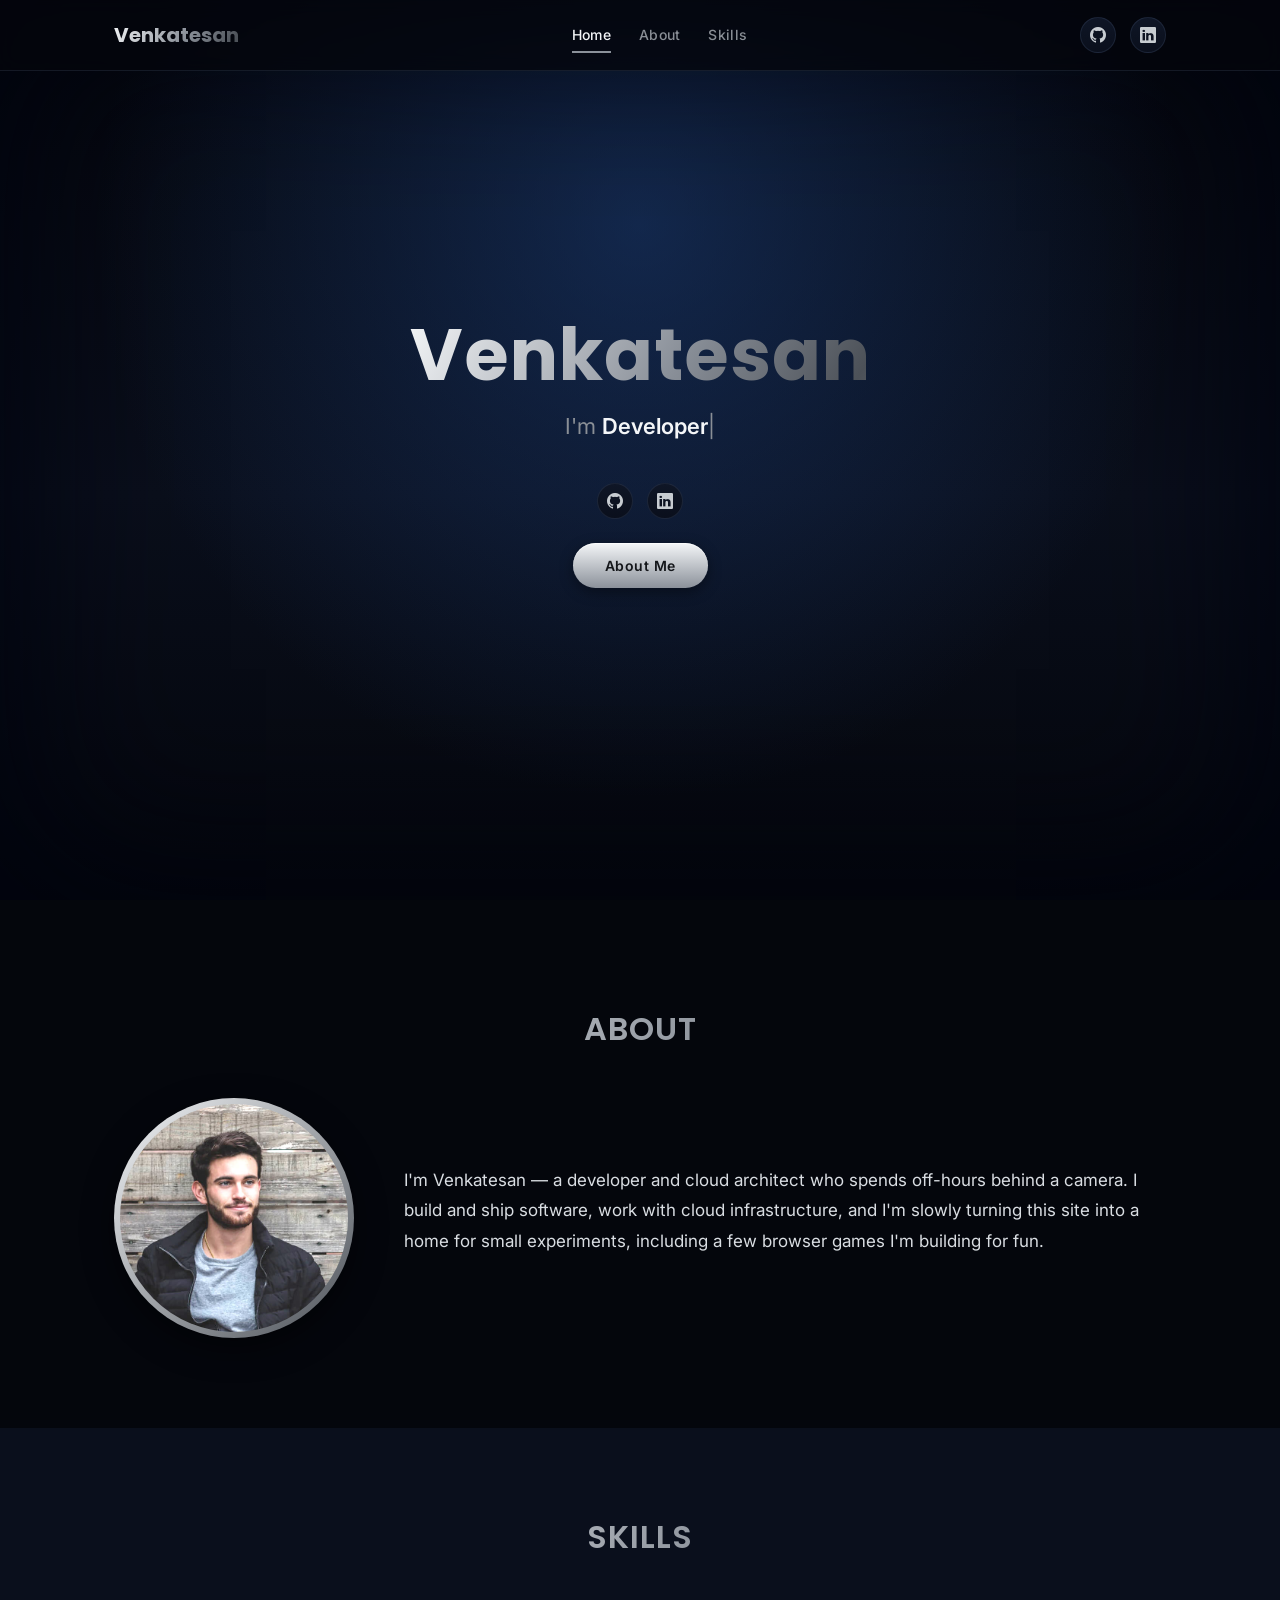
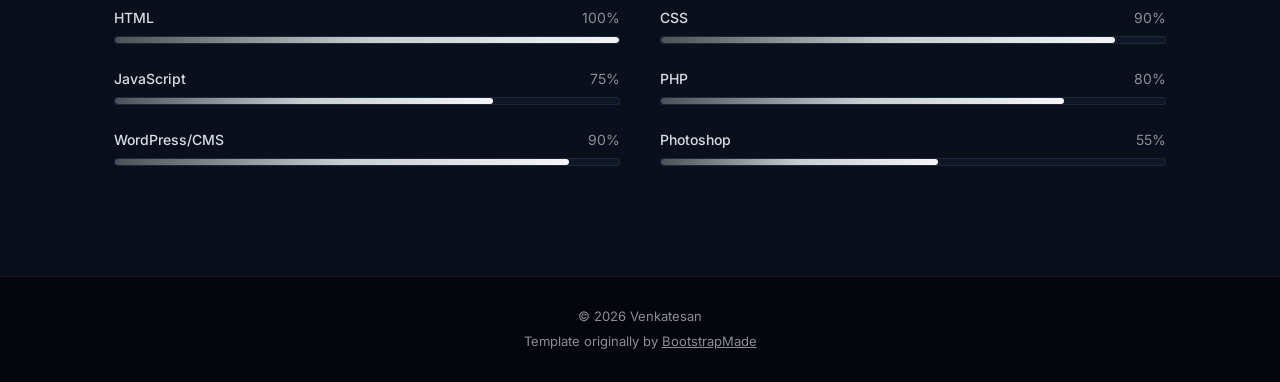
<file: index.html>
<!DOCTYPE html>
<html lang="en">

<head>
  <meta charset="utf-8">
  <meta content="width=device-width, initial-scale=1.0" name="viewport">

  <title>Venkatesan — Developer, Cloud Architect, Photographer</title>
  <meta content="Personal profile of Venkatesan — developer, cloud architect, and photographer." name="description">
  <meta content="developer, cloud architect, photographer, portfolio" name="keywords">

  <!-- Favicons -->
  <link href="assets/img/favicon.png" rel="icon">
  <link href="assets/img/apple-touch-icon.png" rel="apple-touch-icon">

  <!-- Google Fonts -->
  <link rel="preconnect" href="https://fonts.googleapis.com">
  <link rel="preconnect" href="https://fonts.gstatic.com" crossorigin>
  <link href="https://fonts.googleapis.com/css2?family=Inter:wght@400;500;600&family=Poppins:wght@300;400;500;600;700&display=swap" rel="stylesheet">

  <!-- Vendor CSS Files -->
  <link href="assets/vendor/aos/aos.css" rel="stylesheet">
  <link href="assets/vendor/bootstrap/css/bootstrap.min.css" rel="stylesheet">
  <link href="assets/vendor/bootstrap-icons/bootstrap-icons.css" rel="stylesheet">

  <!-- Main CSS File -->
  <link href="assets/css/style.css" rel="stylesheet">
</head>

<body>

  <!-- ======= Nav ======= -->
  <header id="header">
    <div class="container header-inner">
      <a href="#hero" class="brand chrome-text">Venkatesan</a>

      <nav id="navbar" class="navbar">
        <ul>
          <li><a href="#hero" class="nav-link scrollto active">Home</a></li>
          <li><a href="#about" class="nav-link scrollto">About</a></li>
          <li><a href="#skills" class="nav-link scrollto">Skills</a></li>
        </ul>
      </nav>

      <div class="social-links">
        <a href="https://github.com/venkatta" target="_blank" rel="noopener" title="GitHub"><i class="bi bi-github"></i></a>
        <a href="https://www.linkedin.com/in/venkatesan.ramalingam" target="_blank" rel="noopener" title="LinkedIn"><i class="bi bi-linkedin"></i></a>
      </div>

      <i class="bi bi-list mobile-nav-toggle"></i>
    </div>
  </header>

  <!-- ======= Hero ======= -->
  <section id="hero" class="hero d-flex flex-column justify-content-center align-items-center">
    <div class="hero-bg" aria-hidden="true"></div>
    <div class="hero-container" data-aos="fade-in">
      <h1 class="chrome-text">Venkatesan</h1>
      <p class="hero-tagline">I'm <span class="typed" data-typed-items="Developer, Cloud Architect, Photographer"></span></p>
      <div class="social-links mt-4">
        <a href="https://github.com/venkatta" target="_blank" rel="noopener" title="GitHub"><i class="bi bi-github"></i></a>
        <a href="https://www.linkedin.com/in/venkatesan.ramalingam" target="_blank" rel="noopener" title="LinkedIn"><i class="bi bi-linkedin"></i></a>
      </div>
      <a href="#about" class="scrollto btn-metal mt-4">About Me</a>
    </div>
  </section>

  <main id="main">

    <!-- ======= About ======= -->
    <section id="about" class="about">
      <div class="container">
        <div class="section-title" data-aos="fade-up">
          <h2 class="chrome-text">About</h2>
        </div>

        <div class="about-grid">
          <div class="about-photo" data-aos="fade-right">
            <img src="assets/img/profile-img.jpg" class="img-fluid" alt="Venkatesan">
          </div>
          <div class="about-text" data-aos="fade-left">
            <!-- Placeholder bio — swap in real LinkedIn/resume content when available -->
            <p>
              I'm Venkatesan — a developer and cloud architect who spends off-hours behind a camera.
              I build and ship software, work with cloud infrastructure, and I'm slowly turning this
              site into a home for small experiments, including a few browser games I'm building for fun.
            </p>
          </div>
        </div>
      </div>
    </section>

    <!-- ======= Skills ======= -->
    <section id="skills" class="skills">
      <div class="container">
        <div class="section-title" data-aos="fade-up">
          <h2 class="chrome-text">Skills</h2>
        </div>

        <div class="skills-grid" data-aos="fade-up">
          <div class="skill-item">
            <div class="skill-label"><span>HTML</span><span>100%</span></div>
            <div class="skill-track"><div class="skill-fill" data-level="100"></div></div>
          </div>
          <div class="skill-item">
            <div class="skill-label"><span>CSS</span><span>90%</span></div>
            <div class="skill-track"><div class="skill-fill" data-level="90"></div></div>
          </div>
          <div class="skill-item">
            <div class="skill-label"><span>JavaScript</span><span>75%</span></div>
            <div class="skill-track"><div class="skill-fill" data-level="75"></div></div>
          </div>
          <div class="skill-item">
            <div class="skill-label"><span>PHP</span><span>80%</span></div>
            <div class="skill-track"><div class="skill-fill" data-level="80"></div></div>
          </div>
          <div class="skill-item">
            <div class="skill-label"><span>WordPress/CMS</span><span>90%</span></div>
            <div class="skill-track"><div class="skill-fill" data-level="90"></div></div>
          </div>
          <div class="skill-item">
            <div class="skill-label"><span>Photoshop</span><span>55%</span></div>
            <div class="skill-track"><div class="skill-fill" data-level="55"></div></div>
          </div>
        </div>
      </div>
    </section>

  </main>

  <!-- ======= Footer ======= -->
  <footer id="footer">
    <div class="container">
      <div class="copyright">&copy; <span id="year"></span> Venkatesan</div>
      <div class="credits">Template originally by <a href="https://bootstrapmade.com/" target="_blank" rel="noopener">BootstrapMade</a></div>
    </div>
  </footer>

  <a href="#" class="back-to-top d-flex align-items-center justify-content-center"><i class="bi bi-arrow-up-short"></i></a>

  <!-- Vendor JS Files -->
  <script src="assets/vendor/aos/aos.js"></script>
  <script src="assets/vendor/bootstrap/js/bootstrap.bundle.min.js"></script>
  <script src="assets/vendor/typed.js/typed.umd.js"></script>

  <!-- Main JS File -->
  <script src="assets/js/main.js"></script>

</body>

</html>
</file>
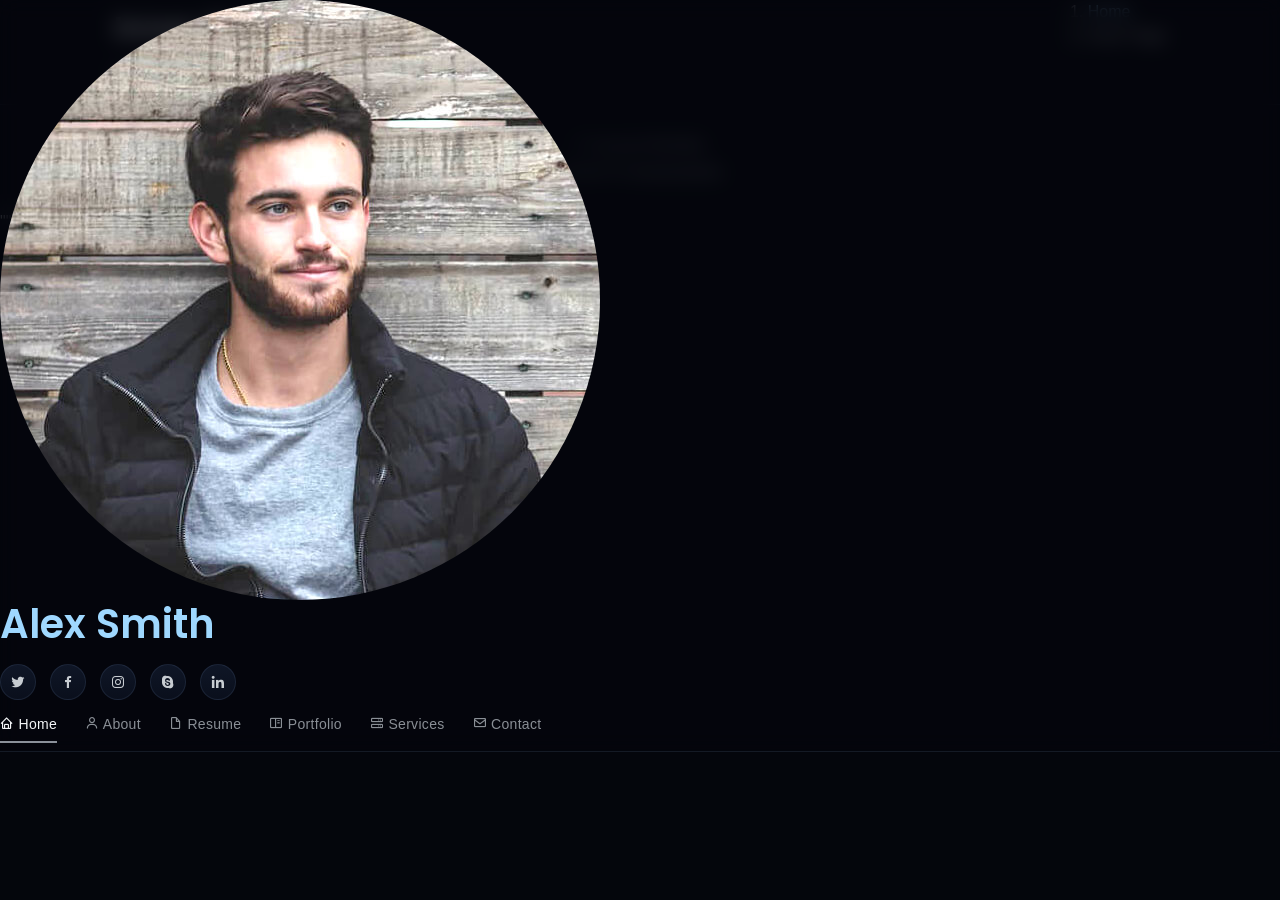
<file: inner-page.html>
<!DOCTYPE html>
<html lang="en">

<head>
  <meta charset="utf-8">
  <meta content="width=device-width, initial-scale=1.0" name="viewport">

  <title>Inner Page - iPortfolio Bootstrap Template</title>
  <meta content="" name="description">
  <meta content="" name="keywords">

  <!-- Favicons -->
  <link href="assets/img/favicon.png" rel="icon">
  <link href="assets/img/apple-touch-icon.png" rel="apple-touch-icon">

  <!-- Google Fonts -->
  <link href="https://fonts.googleapis.com/css?family=Open+Sans:300,300i,400,400i,600,600i,700,700i|Raleway:300,300i,400,400i,500,500i,600,600i,700,700i|Poppins:300,300i,400,400i,500,500i,600,600i,700,700i" rel="stylesheet">

  <!-- Vendor CSS Files -->
  <link href="assets/vendor/aos/aos.css" rel="stylesheet">
  <link href="assets/vendor/bootstrap/css/bootstrap.min.css" rel="stylesheet">
  <link href="assets/vendor/bootstrap-icons/bootstrap-icons.css" rel="stylesheet">
  <link href="assets/vendor/boxicons/css/boxicons.min.css" rel="stylesheet">
  <link href="assets/vendor/glightbox/css/glightbox.min.css" rel="stylesheet">
  <link href="assets/vendor/swiper/swiper-bundle.min.css" rel="stylesheet">

  <!-- Template Main CSS File -->
  <link href="assets/css/style.css" rel="stylesheet">

  <!-- =======================================================
  * Template Name: iPortfolio
  * Updated: Jul 27 2023 with Bootstrap v5.3.1
  * Template URL: https://bootstrapmade.com/iportfolio-bootstrap-portfolio-websites-template/
  * Author: BootstrapMade.com
  * License: https://bootstrapmade.com/license/
  ======================================================== -->
</head>

<body>

  <!-- ======= Mobile nav toggle button ======= -->
  <i class="bi bi-list mobile-nav-toggle d-xl-none"></i>

  <!-- ======= Header ======= -->
  <header id="header">
    <div class="d-flex flex-column">

      <div class="profile">
        <img src="assets/img/profile-img.jpg" alt="" class="img-fluid rounded-circle">
        <h1 class="text-light"><a href="index.html">Alex Smith</a></h1>
        <div class="social-links mt-3 text-center">
          <a href="#" class="twitter"><i class="bx bxl-twitter"></i></a>
          <a href="#" class="facebook"><i class="bx bxl-facebook"></i></a>
          <a href="#" class="instagram"><i class="bx bxl-instagram"></i></a>
          <a href="#" class="google-plus"><i class="bx bxl-skype"></i></a>
          <a href="#" class="linkedin"><i class="bx bxl-linkedin"></i></a>
        </div>
      </div>

      <nav id="navbar" class="nav-menu navbar">
        <ul>
          <li><a href="#hero" class="nav-link scrollto active"><i class="bx bx-home"></i> <span>Home</span></a></li>
          <li><a href="#about" class="nav-link scrollto"><i class="bx bx-user"></i> <span>About</span></a></li>
          <li><a href="#resume" class="nav-link scrollto"><i class="bx bx-file-blank"></i> <span>Resume</span></a></li>
          <li><a href="#portfolio" class="nav-link scrollto"><i class="bx bx-book-content"></i> <span>Portfolio</span></a></li>
          <li><a href="#services" class="nav-link scrollto"><i class="bx bx-server"></i> <span>Services</span></a></li>
          <li><a href="#contact" class="nav-link scrollto"><i class="bx bx-envelope"></i> <span>Contact</span></a></li>
        </ul>
      </nav><!-- .nav-menu -->
    </div>
  </header><!-- End Header -->

  <main id="main">

    <!-- ======= Breadcrumbs ======= -->
    <section class="breadcrumbs">
      <div class="container">

        <div class="d-flex justify-content-between align-items-center">
          <h2>Inner Page</h2>
          <ol>
            <li><a href="index.html">Home</a></li>
            <li>Inner Page</li>
          </ol>
        </div>

      </div>
    </section><!-- End Breadcrumbs -->

    <section class="inner-page">
      <div class="container">
        <p>
          Example inner page template
        </p>
      </div>
    </section>

  </main><!-- End #main -->

  <!-- ======= Footer ======= -->
  <footer id="footer">
    <div class="container">
      <div class="copyright">
        &copy; Copyright <strong><span>iPortfolio</span></strong>
      </div>
      <div class="credits">
        <!-- All the links in the footer should remain intact. -->
        <!-- You can delete the links only if you purchased the pro version. -->
        <!-- Licensing information: https://bootstrapmade.com/license/ -->
        <!-- Purchase the pro version with working PHP/AJAX contact form: https://bootstrapmade.com/iportfolio-bootstrap-portfolio-websites-template/ -->
        Designed by <a href="https://bootstrapmade.com/">BootstrapMade</a>
      </div>
    </div>
  </footer><!-- End  Footer -->

  <a href="#" class="back-to-top d-flex align-items-center justify-content-center"><i class="bi bi-arrow-up-short"></i></a>

  <!-- Vendor JS Files -->
  <script src="assets/vendor/purecounter/purecounter_vanilla.js"></script>
  <script src="assets/vendor/aos/aos.js"></script>
  <script src="assets/vendor/bootstrap/js/bootstrap.bundle.min.js"></script>
  <script src="assets/vendor/glightbox/js/glightbox.min.js"></script>
  <script src="assets/vendor/isotope-layout/isotope.pkgd.min.js"></script>
  <script src="assets/vendor/swiper/swiper-bundle.min.js"></script>
  <script src="assets/vendor/typed.js/typed.umd.js"></script>
  <script src="assets/vendor/waypoints/noframework.waypoints.js"></script>
  <script src="assets/vendor/php-email-form/validate.js"></script>

  <!-- Template Main JS File -->
  <script src="assets/js/main.js"></script>

</body>

</html>


"""
</file>
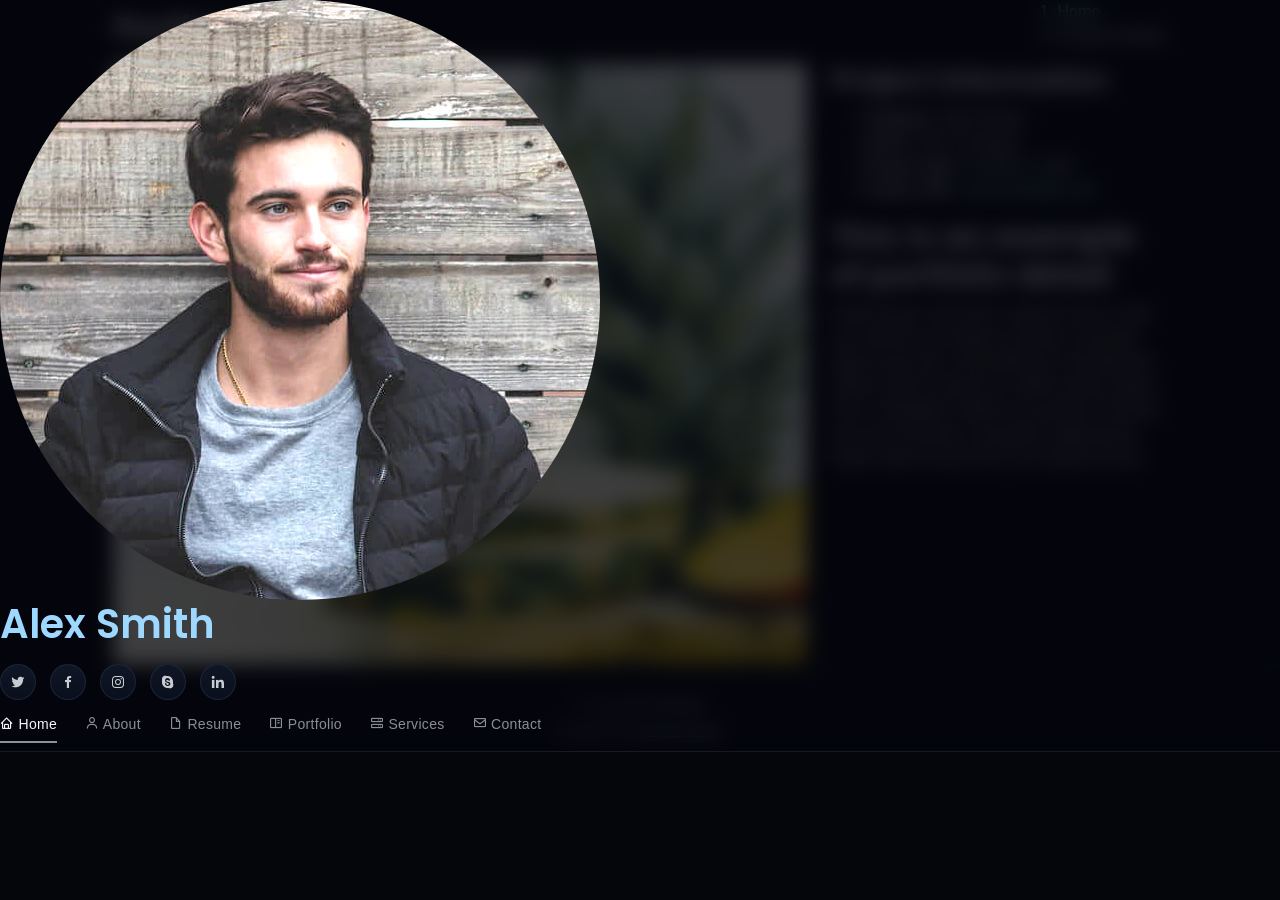
<file: portfolio-details.html>
<!DOCTYPE html>
<html lang="en">

<head>
  <meta charset="utf-8">
  <meta content="width=device-width, initial-scale=1.0" name="viewport">

  <title>Portfolio Details - iPortfolio Bootstrap Template</title>
  <meta content="" name="description">
  <meta content="" name="keywords">

  <!-- Favicons -->
  <link href="assets/img/favicon.png" rel="icon">
  <link href="assets/img/apple-touch-icon.png" rel="apple-touch-icon">

  <!-- Google Fonts -->
  <link href="https://fonts.googleapis.com/css?family=Open+Sans:300,300i,400,400i,600,600i,700,700i|Raleway:300,300i,400,400i,500,500i,600,600i,700,700i|Poppins:300,300i,400,400i,500,500i,600,600i,700,700i" rel="stylesheet">

  <!-- Vendor CSS Files -->
  <link href="assets/vendor/aos/aos.css" rel="stylesheet">
  <link href="assets/vendor/bootstrap/css/bootstrap.min.css" rel="stylesheet">
  <link href="assets/vendor/bootstrap-icons/bootstrap-icons.css" rel="stylesheet">
  <link href="assets/vendor/boxicons/css/boxicons.min.css" rel="stylesheet">
  <link href="assets/vendor/glightbox/css/glightbox.min.css" rel="stylesheet">
  <link href="assets/vendor/swiper/swiper-bundle.min.css" rel="stylesheet">

  <!-- Template Main CSS File -->
  <link href="assets/css/style.css" rel="stylesheet">

  <!-- =======================================================
  * Template Name: iPortfolio
  * Updated: Jul 27 2023 with Bootstrap v5.3.1
  * Template URL: https://bootstrapmade.com/iportfolio-bootstrap-portfolio-websites-template/
  * Author: BootstrapMade.com
  * License: https://bootstrapmade.com/license/
  ======================================================== -->
</head>

<body>

  <!-- ======= Mobile nav toggle button ======= -->
  <i class="bi bi-list mobile-nav-toggle d-xl-none"></i>

  <!-- ======= Header ======= -->
  <header id="header">
    <div class="d-flex flex-column">

      <div class="profile">
        <img src="assets/img/profile-img.jpg" alt="" class="img-fluid rounded-circle">
        <h1 class="text-light"><a href="index.html">Alex Smith</a></h1>
        <div class="social-links mt-3 text-center">
          <a href="#" class="twitter"><i class="bx bxl-twitter"></i></a>
          <a href="#" class="facebook"><i class="bx bxl-facebook"></i></a>
          <a href="#" class="instagram"><i class="bx bxl-instagram"></i></a>
          <a href="#" class="google-plus"><i class="bx bxl-skype"></i></a>
          <a href="#" class="linkedin"><i class="bx bxl-linkedin"></i></a>
        </div>
      </div>

      <nav id="navbar" class="nav-menu navbar">
        <ul>
          <li><a href="#hero" class="nav-link scrollto active"><i class="bx bx-home"></i> <span>Home</span></a></li>
          <li><a href="#about" class="nav-link scrollto"><i class="bx bx-user"></i> <span>About</span></a></li>
          <li><a href="#resume" class="nav-link scrollto"><i class="bx bx-file-blank"></i> <span>Resume</span></a></li>
          <li><a href="#portfolio" class="nav-link scrollto"><i class="bx bx-book-content"></i> <span>Portfolio</span></a></li>
          <li><a href="#services" class="nav-link scrollto"><i class="bx bx-server"></i> <span>Services</span></a></li>
          <li><a href="#contact" class="nav-link scrollto"><i class="bx bx-envelope"></i> <span>Contact</span></a></li>
        </ul>
      </nav><!-- .nav-menu -->
    </div>
  </header><!-- End Header -->

  <main id="main">

    <!-- ======= Breadcrumbs ======= -->
    <section id="breadcrumbs" class="breadcrumbs">
      <div class="container">

        <div class="d-flex justify-content-between align-items-center">
          <h2>Portfoio Details</h2>
          <ol>
            <li><a href="index.html">Home</a></li>
            <li>Portfoio Details</li>
          </ol>
        </div>

      </div>
    </section><!-- End Breadcrumbs -->

    <!-- ======= Portfolio Details Section ======= -->
    <section id="portfolio-details" class="portfolio-details">
      <div class="container">

        <div class="row gy-4">

          <div class="col-lg-8">
            <div class="portfolio-details-slider swiper">
              <div class="swiper-wrapper align-items-center">

                <div class="swiper-slide">
                  <img src="assets/img/portfolio/portfolio-details-1.jpg" alt="">
                </div>

                <div class="swiper-slide">
                  <img src="assets/img/portfolio/portfolio-details-2.jpg" alt="">
                </div>

                <div class="swiper-slide">
                  <img src="assets/img/portfolio/portfolio-details-3.jpg" alt="">
                </div>

              </div>
              <div class="swiper-pagination"></div>
            </div>
          </div>

          <div class="col-lg-4">
            <div class="portfolio-info">
              <h3>Project information</h3>
              <ul>
                <li><strong>Category</strong>: Web design</li>
                <li><strong>Client</strong>: ASU Company</li>
                <li><strong>Project date</strong>: 01 March, 2020</li>
                <li><strong>Project URL</strong>: <a href="#">www.example.com</a></li>
              </ul>
            </div>
            <div class="portfolio-description">
              <h2>This is an example of portfolio detail</h2>
              <p>
                Autem ipsum nam porro corporis rerum. Quis eos dolorem eos itaque inventore commodi labore quia quia. Exercitationem repudiandae officiis neque suscipit non officia eaque itaque enim. Voluptatem officia accusantium nesciunt est omnis tempora consectetur dignissimos. Sequi nulla at esse enim cum deserunt eius.
              </p>
            </div>
          </div>

        </div>

      </div>
    </section><!-- End Portfolio Details Section -->

  </main><!-- End #main -->

  <!-- ======= Footer ======= -->
  <footer id="footer">
    <div class="container">
      <div class="copyright">
        &copy; Copyright <strong><span>iPortfolio</span></strong>
      </div>
      <div class="credits">
        <!-- All the links in the footer should remain intact. -->
        <!-- You can delete the links only if you purchased the pro version. -->
        <!-- Licensing information: https://bootstrapmade.com/license/ -->
        <!-- Purchase the pro version with working PHP/AJAX contact form: https://bootstrapmade.com/iportfolio-bootstrap-portfolio-websites-template/ -->
        Designed by <a href="https://bootstrapmade.com/">BootstrapMade</a>
      </div>
    </div>
  </footer><!-- End  Footer -->

  <a href="#" class="back-to-top d-flex align-items-center justify-content-center"><i class="bi bi-arrow-up-short"></i></a>

  <!-- Vendor JS Files -->
  <script src="assets/vendor/purecounter/purecounter_vanilla.js"></script>
  <script src="assets/vendor/aos/aos.js"></script>
  <script src="assets/vendor/bootstrap/js/bootstrap.bundle.min.js"></script>
  <script src="assets/vendor/glightbox/js/glightbox.min.js"></script>
  <script src="assets/vendor/isotope-layout/isotope.pkgd.min.js"></script>
  <script src="assets/vendor/swiper/swiper-bundle.min.js"></script>
  <script src="assets/vendor/typed.js/typed.umd.js"></script>
  <script src="assets/vendor/waypoints/noframework.waypoints.js"></script>
  <script src="assets/vendor/php-email-form/validate.js"></script>

  <!-- Template Main JS File -->
  <script src="assets/js/main.js"></script>

</body>

</html>
</file>
<file: assets/css/style.css>
/**
* Metallic theme for Venkatesan's profile page
* Base template: iPortfolio by BootstrapMade (https://bootstrapmade.com/)
*/

/*--------------------------------------------------------------
# Variables
--------------------------------------------------------------*/
:root {
  --bg-0: #04060c;
  --bg-1: #0a0f1c;
  --panel: #0f1626;
  --panel-border: rgba(140, 170, 220, 0.12);
  --blue-glow: #1c3f7a;

  --chrome-1: #f4f6f8;
  --chrome-2: #c7ccd1;
  --chrome-3: #8b919a;
  --chrome-4: #4c5158;

  --text: #d9dde2;
  --text-dim: #8a8f96;
  --accent: #9fd8ff;

  --radius: 14px;
}

/*--------------------------------------------------------------
# General
--------------------------------------------------------------*/
* {
  box-sizing: border-box;
}

html {
  scroll-behavior: smooth;
}

body {
  background: var(--bg-0);
  color: var(--text);
  font-family: "Inter", sans-serif;
  margin: 0;
}

a {
  color: var(--accent);
  text-decoration: none;
  transition: color 0.2s ease;
}

a:hover {
  color: var(--chrome-1);
}

h1, h2, h3, h4, h5, h6 {
  font-family: "Poppins", sans-serif;
  font-weight: 600;
}

.container {
  max-width: 1100px;
  margin: 0 auto;
  padding: 0 24px;
}

.section-title {
  text-align: center;
  margin-bottom: 50px;
}

.section-title h2 {
  font-size: 32px;
  letter-spacing: 1px;
  text-transform: uppercase;
}

/* Chrome/metallic gradient text */
.chrome-text {
  background: linear-gradient(120deg, var(--chrome-1), var(--chrome-3) 30%, var(--chrome-4) 50%, var(--chrome-3) 70%, var(--chrome-1));
  background-size: 200% auto;
  -webkit-background-clip: text;
  background-clip: text;
  color: transparent;
  animation: shine 7s linear infinite;
}

@keyframes shine {
  to {
    background-position: 200% center;
  }
}

/* Metallic button */
.btn-metal {
  display: inline-block;
  padding: 12px 32px;
  border-radius: 50px;
  background: linear-gradient(180deg, var(--chrome-1), var(--chrome-3));
  color: #14161a;
  font-weight: 600;
  font-size: 14px;
  letter-spacing: 0.5px;
  box-shadow: 0 4px 14px rgba(0, 0, 0, 0.4), inset 0 1px 0 rgba(255, 255, 255, 0.6);
  transition: transform 0.2s ease, box-shadow 0.2s ease;
}

.btn-metal:hover {
  color: #14161a;
  transform: translateY(-2px);
  box-shadow: 0 8px 20px rgba(0, 0, 0, 0.5), inset 0 1px 0 rgba(255, 255, 255, 0.7);
}

/*--------------------------------------------------------------
# Back to top button
--------------------------------------------------------------*/
.back-to-top {
  position: fixed;
  visibility: hidden;
  opacity: 0;
  right: 20px;
  bottom: 20px;
  z-index: 996;
  width: 44px;
  height: 44px;
  border-radius: 50%;
  background: linear-gradient(180deg, var(--chrome-1), var(--chrome-4));
  box-shadow: 0 4px 14px rgba(0, 0, 0, 0.5);
  transition: all 0.3s;
}

.back-to-top i {
  font-size: 24px;
  color: #14161a;
  line-height: 0;
}

.back-to-top.active {
  visibility: visible;
  opacity: 1;
}

/*--------------------------------------------------------------
# Header / Nav
--------------------------------------------------------------*/
#header {
  position: fixed;
  top: 0;
  left: 0;
  right: 0;
  z-index: 997;
  background: rgba(4, 6, 12, 0.75);
  backdrop-filter: blur(10px);
  -webkit-backdrop-filter: blur(10px);
  border-bottom: 1px solid var(--panel-border);
}

.header-inner {
  display: flex;
  align-items: center;
  justify-content: space-between;
  height: 70px;
}

.brand {
  font-family: "Poppins", sans-serif;
  font-weight: 700;
  font-size: 20px;
}

#navbar ul {
  display: flex;
  align-items: center;
  list-style: none;
  margin: 0;
  padding: 0;
  gap: 28px;
}

#navbar .nav-link {
  color: var(--text-dim);
  font-size: 14px;
  font-weight: 500;
  letter-spacing: 0.3px;
  padding: 6px 0;
  border-bottom: 2px solid transparent;
  transition: color 0.2s ease, border-color 0.2s ease;
}

#navbar .nav-link:hover,
#navbar .nav-link.active {
  color: var(--chrome-1);
  border-color: var(--chrome-3);
}

.social-links {
  display: flex;
  gap: 14px;
}

.social-links a {
  display: flex;
  align-items: center;
  justify-content: center;
  width: 36px;
  height: 36px;
  border-radius: 50%;
  background: linear-gradient(180deg, var(--panel), var(--bg-1));
  border: 1px solid var(--panel-border);
  color: var(--chrome-2);
  font-size: 16px;
  transition: all 0.25s ease;
}

.social-links a:hover {
  color: #14161a;
  background: linear-gradient(180deg, var(--chrome-1), var(--chrome-3));
  border-color: transparent;
  transform: translateY(-2px);
}

.mobile-nav-toggle {
  display: none;
  font-size: 26px;
  color: var(--chrome-1);
  cursor: pointer;
}

/*--------------------------------------------------------------
# Hero
--------------------------------------------------------------*/
.hero {
  position: relative;
  width: 100%;
  min-height: 100vh;
  overflow: hidden;
  text-align: center;
}

.hero-bg {
  position: absolute;
  inset: 0;
  background:
    radial-gradient(ellipse at 50% 25%, rgba(28, 63, 122, 0.55), transparent 60%),
    linear-gradient(180deg, var(--bg-0) 0%, var(--bg-1) 55%, var(--bg-0) 100%);
  box-shadow: inset 0 0 160px 40px rgba(0, 4, 14, 0.85);
  z-index: 0;
}

.hero-container {
  position: relative;
  z-index: 1;
  display: flex;
  flex-direction: column;
  align-items: center;
  padding: 0 20px;
}

.hero h1 {
  font-size: 72px;
  font-weight: 700;
  margin: 0;
  letter-spacing: 1px;
}

.hero-tagline {
  font-size: 22px;
  color: var(--text-dim);
  margin-top: 12px;
}

.hero-tagline .typed {
  color: var(--chrome-1);
  font-weight: 600;
}

/*--------------------------------------------------------------
# About
--------------------------------------------------------------*/
.about {
  padding: 110px 0 90px;
}

.about-grid {
  display: grid;
  grid-template-columns: 240px 1fr;
  gap: 50px;
  align-items: center;
}

.about-photo img {
  border-radius: 50%;
  aspect-ratio: 1 / 1;
  object-fit: cover;
  padding: 6px;
  background: linear-gradient(135deg, var(--chrome-1), var(--chrome-4));
  box-shadow: 0 10px 30px rgba(0, 0, 0, 0.5);
}

.about-text p {
  font-size: 17px;
  line-height: 1.8;
  color: var(--text);
}

/*--------------------------------------------------------------
# Skills
--------------------------------------------------------------*/
.skills {
  padding: 90px 0 110px;
  background: var(--bg-1);
}

.skills-grid {
  display: grid;
  grid-template-columns: 1fr 1fr;
  gap: 24px 40px;
}

.skill-label {
  display: flex;
  justify-content: space-between;
  font-size: 14px;
  color: var(--text-dim);
  margin-bottom: 8px;
}

.skill-label span:first-child {
  color: var(--text);
  font-weight: 500;
}

.skill-track {
  height: 8px;
  border-radius: 8px;
  background: var(--panel);
  border: 1px solid var(--panel-border);
  overflow: hidden;
}

.skill-fill {
  height: 100%;
  width: 0;
  border-radius: 8px;
  background: linear-gradient(90deg, var(--chrome-4), var(--chrome-2), var(--chrome-1));
  transition: width 1.2s ease;
}

/*--------------------------------------------------------------
# Footer
--------------------------------------------------------------*/
#footer {
  padding: 30px 0;
  text-align: center;
  border-top: 1px solid var(--panel-border);
  color: var(--text-dim);
  font-size: 13px;
}

#footer .credits {
  margin-top: 6px;
}

#footer .credits a {
  color: var(--text-dim);
  text-decoration: underline;
}

/*--------------------------------------------------------------
# Responsive
--------------------------------------------------------------*/
@media (max-width: 768px) {
  #navbar {
    position: fixed;
    top: 70px;
    left: 0;
    right: 0;
    background: rgba(4, 6, 12, 0.97);
    border-bottom: 1px solid var(--panel-border);
    display: none;
  }

  body.mobile-nav-active #navbar {
    display: block;
  }

  #navbar ul {
    flex-direction: column;
    align-items: flex-start;
    gap: 0;
    padding: 10px 24px 20px;
  }

  #navbar .nav-link {
    display: block;
    width: 100%;
    padding: 12px 0;
  }

  .header-inner .social-links {
    display: none;
  }

  .mobile-nav-toggle {
    display: block;
  }

  .hero h1 {
    font-size: 46px;
  }

  .hero-tagline {
    font-size: 17px;
  }

  .about-grid {
    grid-template-columns: 1fr;
    text-align: center;
  }

  .about-photo img {
    width: 160px;
    margin: 0 auto;
  }

  .skills-grid {
    grid-template-columns: 1fr;
  }
}
</file>
